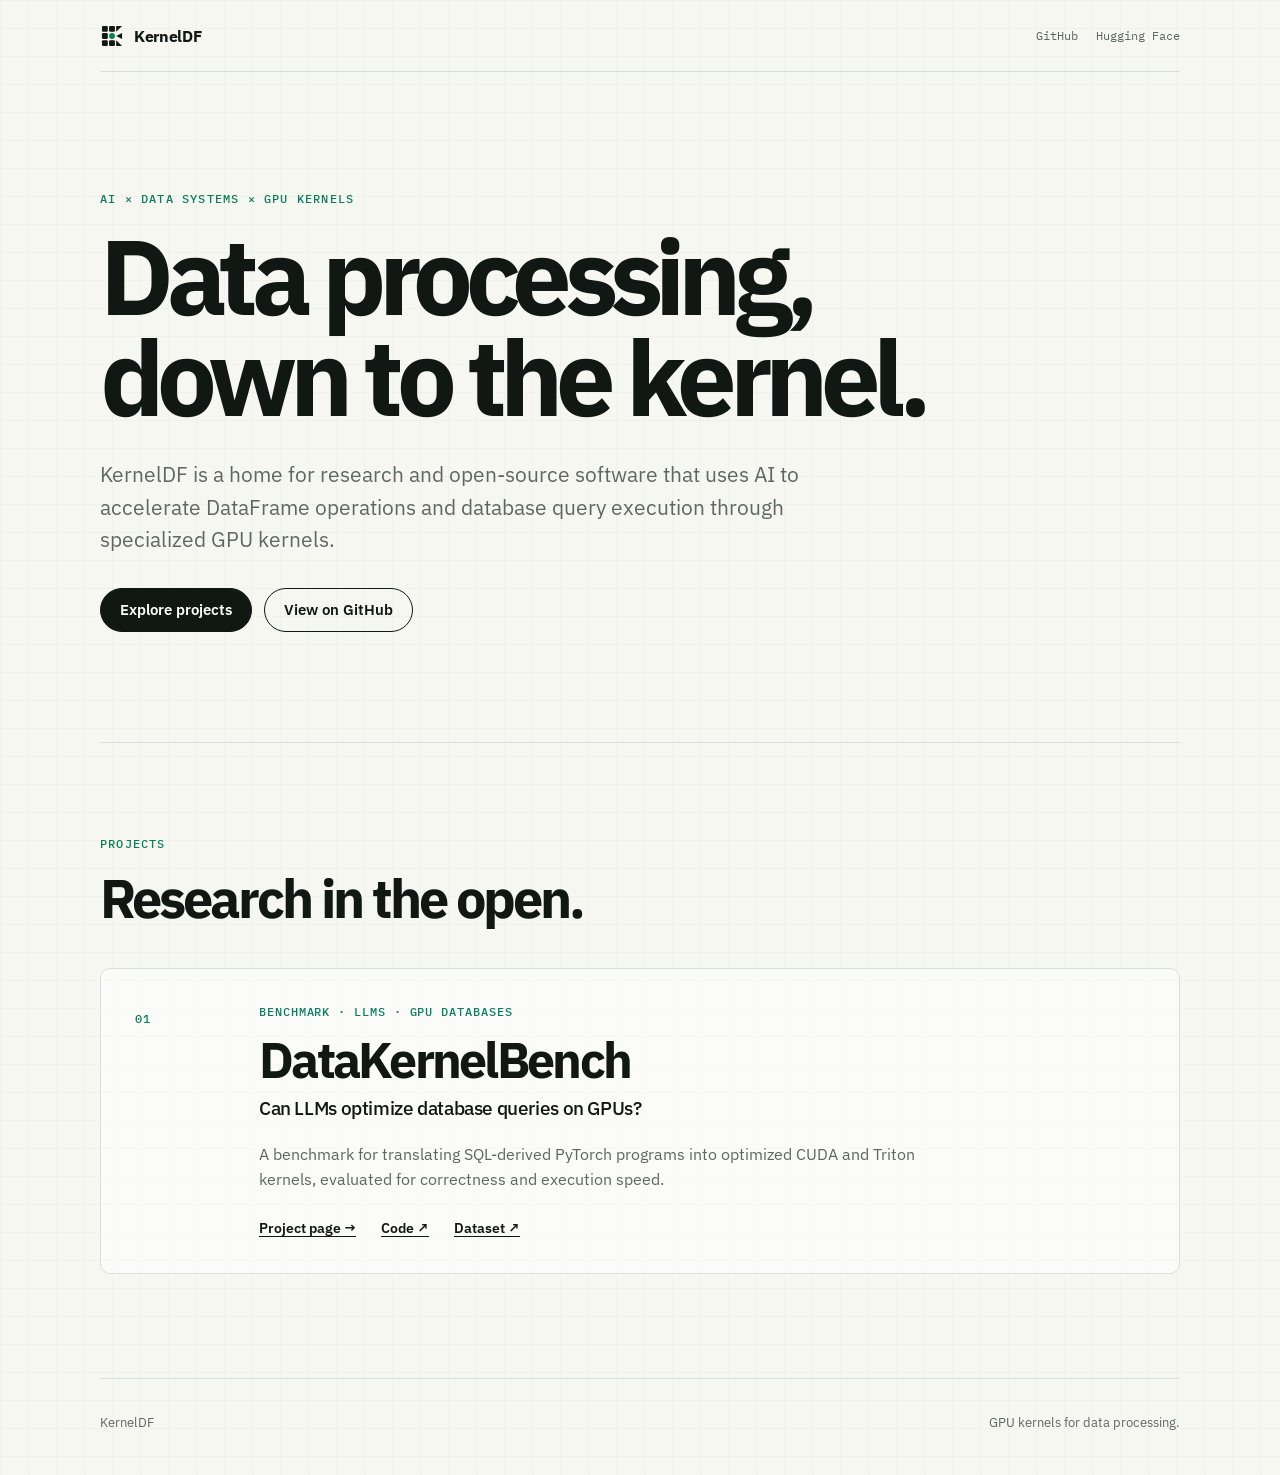
<file: index.html>
<!doctype html>
<html lang="en">
  <head>
    <meta charset="utf-8" />
    <meta name="viewport" content="width=device-width, initial-scale=1" />
    <meta
      name="description"
      content="KernelDF is a home for research and open-source software that uses AI to accelerate DataFrame operations and database query execution through specialized GPU kernels."
    />
    <meta property="og:title" content="KernelDF" />
    <meta
      property="og:description"
      content="KernelDF is a home for research and open-source software that uses AI to accelerate DataFrame operations and database query execution through specialized GPU kernels."
    />
    <meta property="og:type" content="website" />
    <meta property="og:url" content="https://kerneldf.github.io/" />
    <meta property="og:image" content="https://kerneldf.github.io/og.png" />
    <meta name="twitter:card" content="summary_large_image" />
    <meta name="twitter:title" content="KernelDF" />
    <meta
      name="twitter:description"
      content="KernelDF is a home for research and open-source software that uses AI to accelerate DataFrame operations and database query execution through specialized GPU kernels."
    />
    <meta name="twitter:image" content="https://kerneldf.github.io/og.png" />
    <link rel="icon" href="./assets/kerneldf-mark.svg" type="image/svg+xml" />
    <title>KernelDF</title>
    <link rel="preconnect" href="https://fonts.googleapis.com" />
    <link rel="preconnect" href="https://fonts.gstatic.com" crossorigin />
    <link
      href="https://fonts.googleapis.com/css2?family=IBM+Plex+Mono:wght@400;500&family=IBM+Plex+Sans:wght@400;500;600;700&display=swap"
      rel="stylesheet"
    />
    <link rel="stylesheet" href="./styles.css?v=3" />
  </head>
  <body>
    <header class="site-header">
      <a class="wordmark" href="./">
        <img src="./assets/kerneldf-mark.svg" alt="" width="24" height="24" />
        KernelDF
      </a>
      <nav class="header-links" aria-label="KernelDF elsewhere">
        <a class="header-link" href="https://github.com/kerneldf" target="_blank" rel="noopener noreferrer">GitHub</a>
        <a class="header-link" href="https://huggingface.co/kerneldf" target="_blank" rel="noopener noreferrer">Hugging Face</a>
      </nav>
    </header>

    <main>
      <section class="hero" aria-labelledby="page-title">
        <p class="eyebrow">AI × data systems × GPU kernels</p>
        <h1 id="page-title">Data processing,<br />down to the kernel.</h1>
        <p class="summary">
          KernelDF is a home for research and open-source software that uses AI
          to accelerate DataFrame operations and database query execution
          through specialized GPU kernels.
        </p>
        <div class="actions">
          <a class="button primary" href="#projects">Explore projects</a>
          <a class="button secondary" href="https://github.com/kerneldf" target="_blank" rel="noopener noreferrer">View on GitHub</a>
        </div>
      </section>

      <section class="projects" id="projects" aria-labelledby="projects-title">
        <div class="section-heading">
          <p class="eyebrow">Projects</p>
          <h2 id="projects-title">Research in the open.</h2>
        </div>

        <article class="project-card">
          <div class="project-number" aria-hidden="true">01</div>
          <div class="project-content">
            <p class="project-type">Benchmark · LLMs · GPU databases</p>
            <h3>DataKernelBench</h3>
            <p class="project-question">Can LLMs optimize database queries on GPUs?</p>
            <p class="project-description">
              A benchmark for translating SQL-derived PyTorch programs into
              optimized CUDA and Triton kernels, evaluated for correctness and
              execution speed.
            </p>
            <div class="project-links">
              <a href="./datakernelbench/">Project page <span aria-hidden="true">&#8594;</span></a>
              <a href="https://github.com/kerneldf/DataKernelBench" target="_blank" rel="noopener noreferrer">Code <span aria-hidden="true">&#8599;</span></a>
              <a href="https://huggingface.co/datasets/kerneldf/datakernelbench" target="_blank" rel="noopener noreferrer">Dataset <span aria-hidden="true">&#8599;</span></a>
            </div>
          </div>
        </article>
      </section>
    </main>

    <footer>
      <p>KernelDF</p>
      <p>GPU kernels for data processing.</p>
    </footer>
  </body>
</html>
</file>
<file: styles.css>
:root {
  --paper: #f7f7f2;
  --ink: #111713;
  --muted: #5e6761;
  --line: #d8ded9;
  --accent: #087f5b;
  --max: 1080px;
}

* {
  box-sizing: border-box;
}

html {
  scroll-behavior: smooth;
}

body {
  margin: 0;
  color: var(--ink);
  background:
    linear-gradient(rgba(17, 23, 19, 0.024) 1px, transparent 1px),
    linear-gradient(90deg, rgba(17, 23, 19, 0.024) 1px, transparent 1px),
    var(--paper);
  background-size: 28px 28px;
  font-family: "IBM Plex Sans", ui-sans-serif, system-ui, sans-serif;
  line-height: 1.55;
}

a {
  color: inherit;
  text-decoration-thickness: 1px;
  text-underline-offset: 0.22em;
}

.site-header,
main,
footer {
  width: min(calc(100% - 40px), var(--max));
  margin-inline: auto;
}

.site-header {
  display: flex;
  align-items: center;
  justify-content: space-between;
  min-height: 72px;
  border-bottom: 1px solid var(--line);
}

.wordmark {
  display: inline-flex;
  align-items: center;
  gap: 10px;
  font-weight: 700;
  letter-spacing: -0.02em;
  line-height: 1;
  text-decoration: none;
}

.wordmark img {
  display: block;
  width: 24px;
  height: 24px;
}

.header-links {
  display: flex;
  align-items: center;
  gap: 18px;
}

.header-link {
  color: var(--muted);
  font-family: "IBM Plex Mono", monospace;
  font-size: 0.78rem;
  text-decoration: none;
}

.header-link:hover {
  color: var(--accent);
}

.hero {
  max-width: 900px;
  padding: 118px 0 110px;
}

.eyebrow {
  margin: 0 0 16px;
  color: var(--accent);
  font-family: "IBM Plex Mono", monospace;
  font-size: 0.75rem;
  font-weight: 500;
  letter-spacing: 0.1em;
  text-transform: uppercase;
}

h1,
h2,
h3,
p {
  margin-top: 0;
}

h1 {
  max-width: 900px;
  margin-bottom: 32px;
  font-size: clamp(3.3rem, 8.8vw, 6.6rem);
  line-height: 0.96;
  letter-spacing: -0.07em;
}

.summary {
  max-width: 710px;
  margin-bottom: 32px;
  color: var(--muted);
  font-size: clamp(1.08rem, 2.1vw, 1.3rem);
}

.actions {
  display: flex;
  flex-wrap: wrap;
  gap: 12px;
}

.button {
  display: inline-flex;
  align-items: center;
  justify-content: center;
  min-height: 44px;
  padding: 0 19px;
  border: 1px solid var(--ink);
  border-radius: 999px;
  font-size: 0.92rem;
  font-weight: 600;
  text-decoration: none;
}

.button.primary {
  color: white;
  background: var(--ink);
}

.button:hover {
  border-color: var(--accent);
}

.projects {
  padding: 92px 0 104px;
  border-top: 1px solid var(--line);
  border-bottom: 1px solid var(--line);
}

.section-heading {
  margin-bottom: 42px;
}

h2 {
  margin-bottom: 0;
  font-size: clamp(2.1rem, 5vw, 3.4rem);
  line-height: 1.04;
  letter-spacing: -0.055em;
}

.project-card {
  display: grid;
  grid-template-columns: 92px 1fr;
  gap: 32px;
  padding: 34px;
  border: 1px solid var(--line);
  border-radius: 10px;
  background: rgba(255, 255, 255, 0.48);
}

.project-number,
.project-type {
  color: var(--accent);
  font-family: "IBM Plex Mono", monospace;
  font-size: 0.72rem;
  font-weight: 500;
  letter-spacing: 0.08em;
  text-transform: uppercase;
}

.project-number {
  padding-top: 7px;
}

.project-type {
  margin-bottom: 14px;
}

h3 {
  margin-bottom: 8px;
  font-size: clamp(2rem, 4.5vw, 3.1rem);
  line-height: 1;
  letter-spacing: -0.055em;
}

.project-question {
  margin-bottom: 20px;
  font-size: 1.2rem;
  font-weight: 500;
  letter-spacing: -0.02em;
}

.project-description {
  max-width: 690px;
  margin-bottom: 25px;
  color: var(--muted);
}

.project-links {
  display: flex;
  flex-wrap: wrap;
  gap: 25px;
  font-size: 0.9rem;
  font-weight: 600;
}

.project-links a:hover {
  color: var(--accent);
}

footer {
  display: flex;
  justify-content: space-between;
  gap: 30px;
  padding: 34px 0 42px;
  color: var(--muted);
  font-size: 0.8rem;
}

footer p {
  margin-bottom: 0;
}

@media (max-width: 700px) {
  .hero {
    padding: 82px 0 76px;
  }

  h1 {
    font-size: clamp(3rem, 15vw, 5rem);
  }

  .projects {
    padding: 72px 0 80px;
  }

  .project-card {
    grid-template-columns: 1fr;
    gap: 8px;
    padding: 25px;
  }

  footer {
    display: block;
  }

  footer p + p {
    margin-top: 5px;
  }
}
</file>
